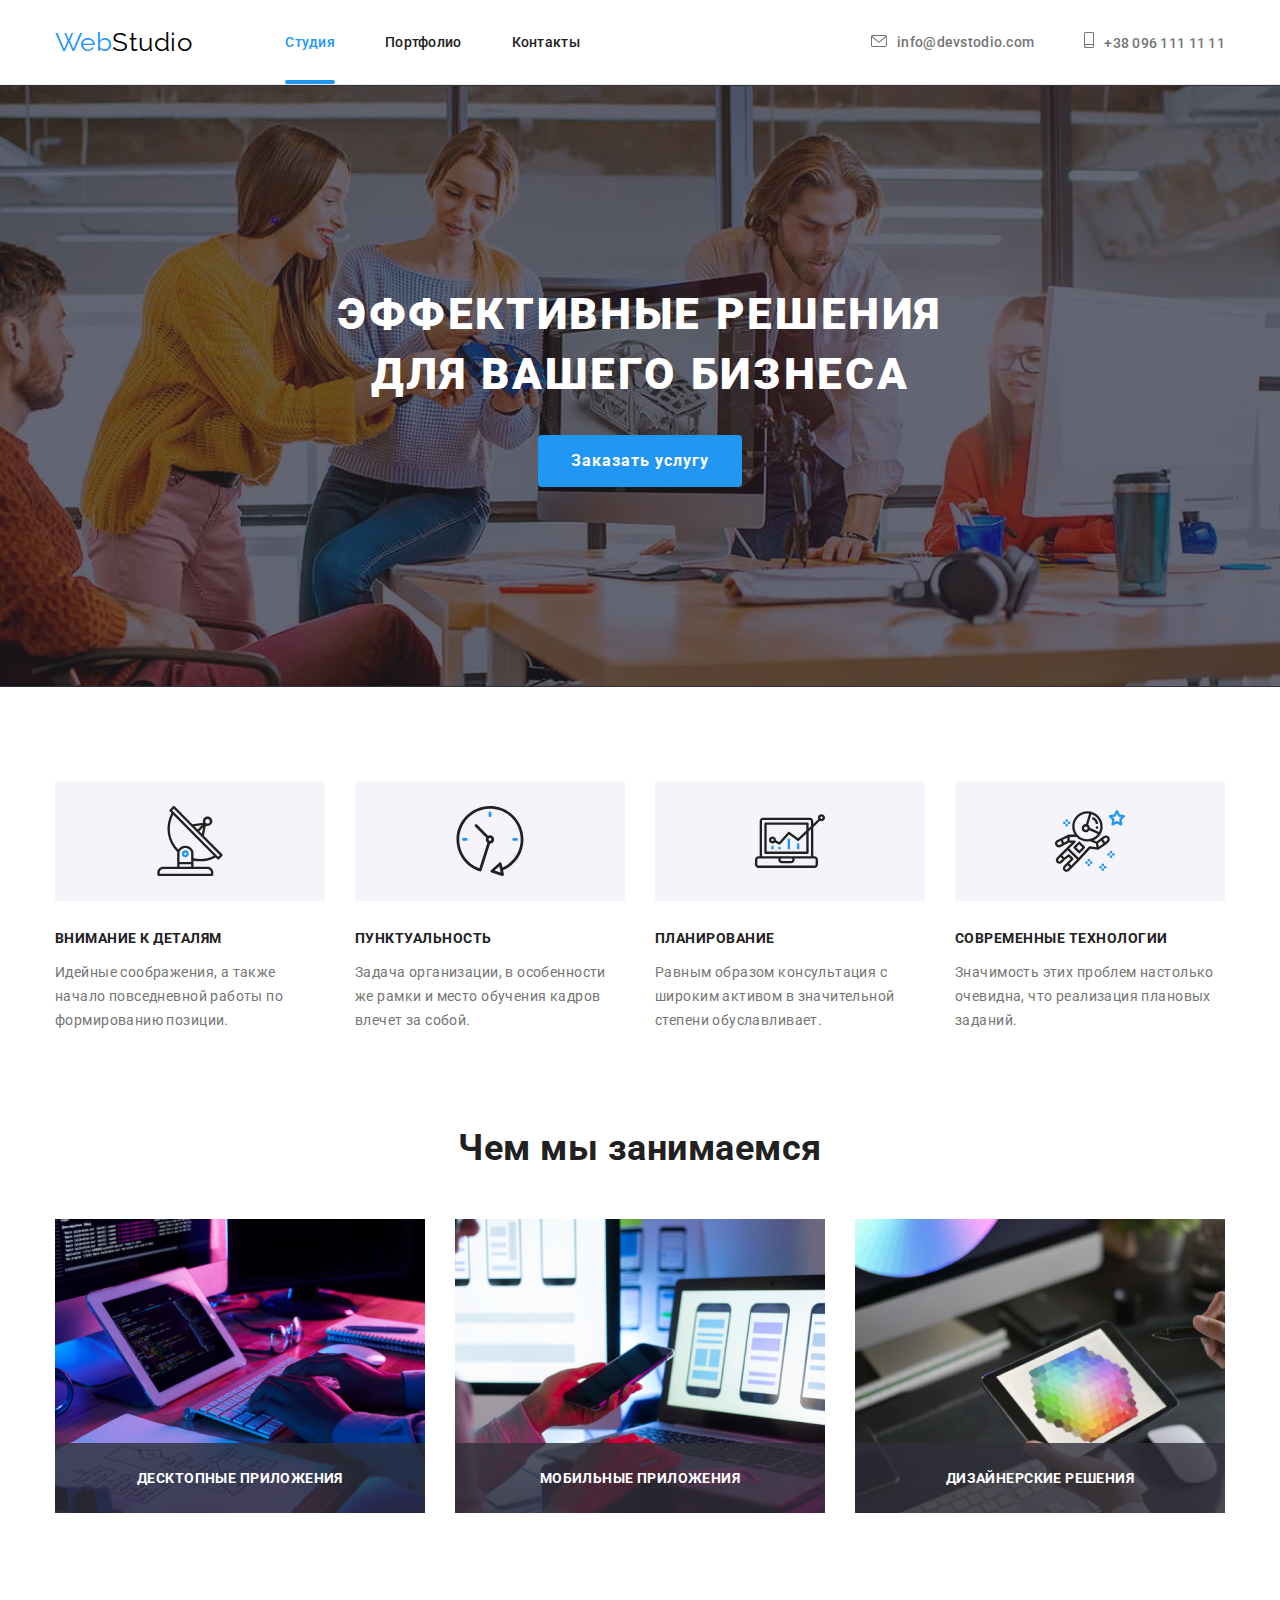
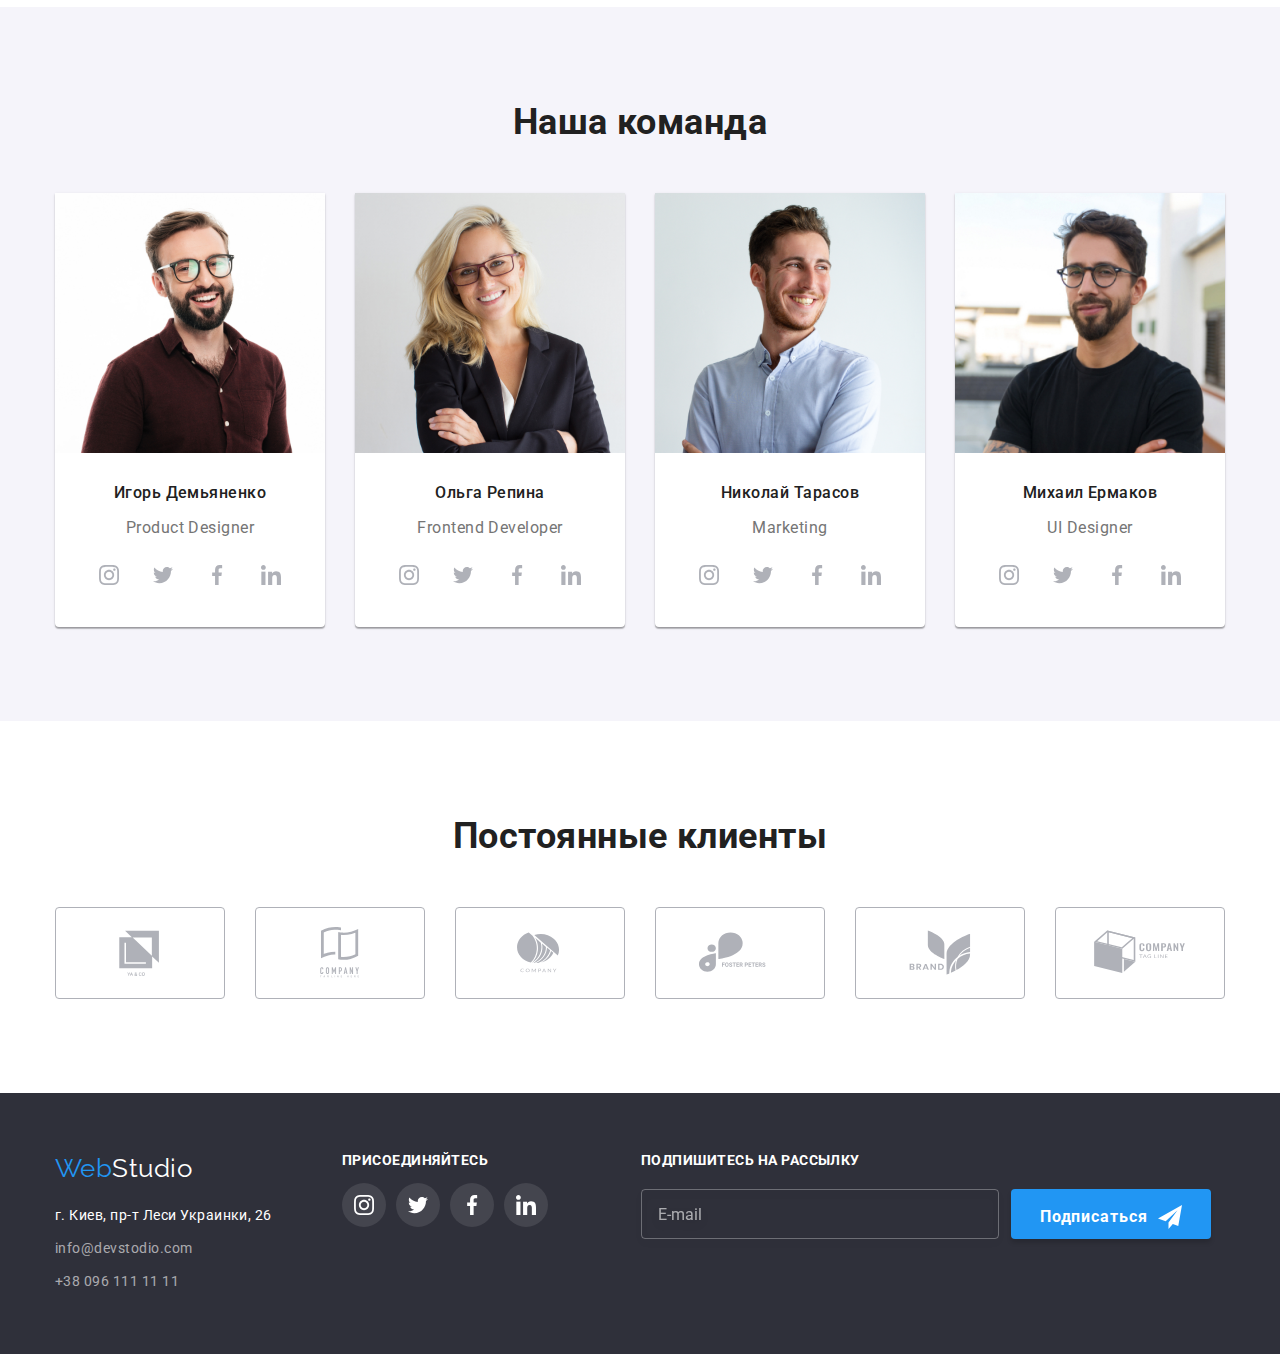
<file: index.html>
<!DOCTYPE html>
<html lang="ru">
  <head>
    <meta charset="UTF-8" />
    <meta name="viewport" content="width=device-width, initial-scale=1.0" />
    <title>Web Studio (Version 2.1)</title>
    <link href="https://fonts.googleapis.com/css2?family=Raleway:wght@700&family=Roboto:wght@400;500;700;900&display=swap"
      rel="stylesheet">
      <link rel="stylesheet" href="https://cdnjs.cloudflare.com/ajax/libs/modern-normalize/1.0.0/modern-normalize.min.css">
    <link rel="stylesheet" href="./css/main.min.css" />
  </head>

  <body>
    <header class="page-header">
      <div class="container page-header__container">
      <nav class="page-header__menu">
        <a href="" class="logo">
          <span class="logo__span">Web</span>Studio
        </a>
        
        <ul class="site-nav list">
          <li class="site-nav__link site-nav__item"><a class="site-nav__menu site-nav__menu--active" href="./index.html">Студия</a></li>
          <li class="site-nav__link site-nav__item"><a class="site-nav__menu" href="./portfolio.html">Портфолио</a></li>
          <li class="site-nav__link site-nav__item"><a class="site-nav__menu" href="">Контакты</a></li>
        </ul>
      </nav>

    <ul class="contacts list">
        <li class="site-nav__link contacts__mail">             
          <a class="contacts__link" href="malito:info@devstodio.com"><svg class="contacts__icon-envelope">
              <use href="./images/sprite.svg#icon-envelope"></use>
            </svg>info@devstodio.com</a>
               </li>
        <li class= "site-nav__link">          
                 <a class="contacts__link" href="tel:+380961111111"><svg class="contacts__icon-smartphone">
                  <use href="./images/sprite.svg#icon-smartphone"></use>
                </svg>+38 096 111 11 11</a></li>
      </ul>
    </div>
    </header>

    <main>      
        <section class="hero">
        <h1 class="hero__title">Эффективные решения для вашего бизнеса</h1>
        <button type="button" class="hero__button" data-modal-open>Заказать услугу</button>
      </section>
      

      <section class="section">
        <div class="container">
        <ul class="benefits card-set list ">
          <li class="benefits__item">
            <div class="benefits__icon-box">
            <img class="benefits__icon" src="./images/benefits/antenna.svg">
            </div>
            <h3 class="section__title1">Внимание к деталям</h3>
            <p class="benefits__desc">
              Идейные соображения, а также начало повседневной работы по
              формированию позиции.
            </p>
          </li>
          <li class="benefits__item">
            <div class="benefits__icon-box">
             <img class="benefits__icon" src="./images/benefits/clock.svg">
            </div>
            <h3 class="section__title1">Пунктуальность</h3>
            <p class="benefits__desc">
              Задача организации, в особенности же рамки и место обучения кадров
              влечет за собой.
            </p>
          </li>
          <li class="benefits__item">
            <div class="benefits__icon-box">
             <img class="benefits__icon" src="./images/benefits/diagram.svg">
            </div>
            <h3 class="section__title1">Планирование</h3>
            <p class="benefits__desc">
              Равным образом консультация с широким активом в значительной
              степени обуславливает.
            </p>
          </li>
          <li class="benefits__item">
            <div class="benefits__icon-box">
             <img class="benefits__icon" src="./images/benefits/astronaut.svg">
            </div>
            <h3 class="section__title1">Современные технологии</h3>
            <p class="benefits__desc">
              Значимость этих проблем настолько очевидна, что реализация
              плановых заданий.
            </p>
          </li>
        </ul>
      </div>
      </section>

      <section class="section about">
        <div class="container">
        <h2 class="section__title">Чем мы занимаемся</h2>
        <ul class="card-set list">
          
          <li class="about__item">
            <img
              src="./images/about/box1.jpg"
              alt="Набирает код"
              width="370"
              height="294"
            />
            <p class="about__label">Десктопные приложения</p>
          </li>
          
          
          
          <li class="about__item">            
            <img
              src="./images/about/box2.jpg"
              alt="Держит телефон"
              width="370"
              height="294"
            />
            <p class="about__label">Мобильные приложения</p>
          </li>
          

          
          <li class="about__item">
            <img
              src="./images/about/box3.jpg"
              alt="Планшет"
              width="370"
              height="294"
            />
            <p class="about__label">Дизайнерские решения</p>
          </li>
          
        </ul>
        </div>
      </section>

      
      <section class="section team">
        <div class="ourteam container">        
        <h2 class="ourteam__title">Наша команда</h2>
        <ul class="card-set list">
          <li class="ourteam__item">
            <img
              src="./images/ourteam/teamcard1.jpg"
              alt="И. Демьяненко"
              width="270"
              height="260"
            />
            <div class="ourteam__name-list"><h3 class="ourteam__name" >Игорь Демьяненко</h3>
            <p class="ourteam__position">Product Designer</p>
            
            <ul class="social-list list">
              <li class="social-list__item"> 
                <a href="" class="social-list__link">
                  <svg class="social-list__link-icon">
                    <use href="./images/sprite.svg#icon-instagram"></use>
                  </svg>
                </a>
             </li>

              <li class="social-list__item">
                <a href="" class="social-list__link">
                  <svg class="social-list__link-icon">
                    <use href="./images/sprite.svg#icon-twitter"></use>
                  </svg>
                </a>
              </li>

                <li class="social-list__item">
                  <a href="" class="social-list__link">
                    <svg class="social-list__link-icon">
                      <use href="./images/sprite.svg#icon-facebook"></use>
                    </svg>
                  </a>
                </li>

                  <li class="social-list__item">
                    <a href="" class="social-list__link">
                      <svg class="social-list__link-icon">
                        <use href="./images/sprite.svg#icon-linkedin"></use>
                      </svg>
                    </a>
                  </li>
            </ul>

            </div>
          </li>
          <li class="ourteam__item">
            <img
              src="./images/ourteam/teamcard2.jpg"
              alt="О. Репина"
              width="270"
              height="260"
            />
            <div class="ourteam__name-list"><h3 class="ourteam__name">Ольга Репина</h3>
            <p class="ourteam__position">Frontend Developer</p>
            <ul class="social-list list">
              <li class="social-list__item">
                <a href="" class="social-list__link">
                  <svg class="social-list__link-icon">
                    <use href="./images/sprite.svg#icon-instagram"></use>
                  </svg>
                </a>
              </li>
            
              <li class="social-list__item">
                <a href="" class="social-list__link">
                  <svg class="social-list__link-icon">
                    <use href="./images/sprite.svg#icon-twitter"></use>
                  </svg>
                </a>
              </li>
            
              <li class="social-list__item">
                <a href="" class="social-list__link">
                  <svg class="social-list__link-icon">
                    <use href="./images/sprite.svg#icon-facebook"></use>
                  </svg>
                </a>
              </li>
            
              <li class="social-list__item">
                <a href="" class="social-list__link">
                  <svg class="social-list__link-icon">
                    <use href="./images/sprite.svg#icon-linkedin"></use>
                  </svg>
                </a>
              </li>
            </ul>
            </div>
          </li>
          <li class="ourteam__item">
            <img
              src="./images/ourteam/teamcard3.jpg"
              alt="Н. Тарасов"
              width="270"
              height="260"
            />
            <div class="ourteam__name-list"><h3 class="ourteam__name">Николай Тарасов</h3>
            <p class="ourteam__position">Marketing</p>
            <ul class="social-list list">
              <li class="social-list__item">
                <a href="" class="social-list__link">
                  <svg class="social-list__link-icon">
                    <use href="./images/sprite.svg#icon-instagram"></use>
                  </svg>
                </a>
              </li>
            
              <li class="social-list__item">
                <a href="" class="social-list__link">
                  <svg class="social-list__link-icon">
                    <use href="./images/sprite.svg#icon-twitter"></use>
                  </svg>
                </a>
              </li>
            
              <li class="social-list__item">
                <a href="" class="social-list__link">
                  <svg class="social-list__link-icon">
                    <use href="./images/sprite.svg#icon-facebook"></use>
                  </svg>
                </a>
              </li>
            
              <li class="social-list__item">
                <a href="" class="social-list__link">
                  <svg class="social-list__link-icon">
                    <use href="./images/sprite.svg#icon-linkedin"></use>
                  </svg>
                </a>
              </li>
            </ul>
            </div>
          </li>
          <li class="ourteam__item">
            <img src="./images/ourteam/teamcard4.jpg" alt="М. Ермаков" width="270" />
            <div class="ourteam__name-list"><h3 class="ourteam__name">Михаил Ермаков</h3>
            <p class="ourteam__position">UI Designer</p>
            <ul class="social-list list">
              <li class="social-list__item">
                <a href="" class="social-list__link">
                  <svg class="social-list__link-icon">
                    <use href="./images/sprite.svg#icon-instagram"></use>
                  </svg>
                </a>
              </li>
            
              <li class="social-list__item">
                <a href="" class="social-list__link">
                  <svg class="social-list__link-icon">
                    <use href="./images/sprite.svg#icon-twitter"></use>
                  </svg>
                </a>
              </li>
            
              <li class="social-list__item">
                <a href="" class="social-list__link">
                  <svg class="social-list__link-icon">
                    <use href="./images/sprite.svg#icon-facebook"></use>
                  </svg>
                </a>
              </li>
            
              <li class="social-list__item">
                <a href="" class="social-list__link">
                  <svg class="social-list__link-icon">
                    <use href="./images/sprite.svg#icon-linkedin"></use>
                  </svg>
                </a>
              </li>
            </ul>
            </div>
          </li>
        </ul>
      </div>
      </section>

      <section class="section clients">
        <div class="container">
          <h2 class="section__title">Постоянные клиенты</h2>
          
          <div class="clients__logo">
              <a href="" class="link clients__link">
                <svg class="clients__cards">
                  <use href="./images/sprite.svg#icon-logo"></use>
                </svg>
              </a>
            
              <a href="" class="link clients__link">
                <svg class="clients__cards">
                  <use href="./images/sprite.svg#icon-logo-1"></use>
                </svg>
              </a>

              <a href="" class="link clients__link">
                <svg class="clients__cards">
                  <use href="./images/sprite.svg#icon-logo-2"></use>
                </svg>
              </a>

              <a href="" class="link clients__link">
                <svg class="clients__cards">
                  <use href="./images/sprite.svg#icon-logo-3"></use>
                </svg>
              </a>

              <a href="" class="link clients__link">
                <svg class="clients__cards">
                  <use href="./images/sprite.svg#icon-logo-4"></use>
                </svg>
              </a>

              <a href="" class="link clients__link">
                <svg class="clients__cards">
                  <use href="./images/sprite.svg#icon-logo-5"></use>
                </svg>
              </a>
          </div>
        </div>
      </section>
    
    </main>

    <footer class="page-footer">
      <div class="container page-footer__container">     
       
        <div class="page-footer__wrapper">     
        <a href="" class="page-footer__logo">
        <span class="logo__span">Web</span>Studio
    </a>
      <address class="page-footer__list">
        <a href="https://goo.gl/maps/frjreKLphZ5ABXnr6" target="_blank" class="page-footer__contacts page-footer__map">г. Киев, пр-т Леси Украинки, 26</a> 
        <a href="mailto:info@devstodio.com" class="page-footer__contacts page-footer__mail" >info@devstodio.com</a> 
        <a href="tel:+380961111111" class="page-footer__contacts page-footer__tel">+38 096 111 11 11</a>
      </address>  
      </div>

      <div class="join">
        <h3 class="section__title1 join__title">Присоединяйтесь</h3>

        <ul class="social-list list">
          <li class="social-list__item">
            <a href="" class="social-list__link social-list__link--dark">
              <svg class="social-list__link-icon social-list__link--dark-icon">
                <use href="./images/sprite.svg#icon-instagram"></use>
              </svg>
            </a>
          </li>
        
          <li class="social-list__item">
            <a href="" class="social-list__link social-list__link--dark">
              <svg class="social-list__link-icon social-list__link--dark-icon">
                <use href="./images/sprite.svg#icon-twitter"></use>
              </svg>
            </a>
          </li>
        
          <li class="social-list__item">
            <a href="" class="social-list__link social-list__link--dark">
              <svg class="social-list__link-icon social-list__link--dark-icon">
                <use href="./images/sprite.svg#icon-facebook"></use>
              </svg>
            </a>
          </li>
        
          <li class="social-list__item">
            <a href="" class="social-list__link social-list__link--dark">
              <svg class="social-list__link-icon social-list__link--dark-icon">
                <use href="./images/sprite.svg#icon-linkedin"></use>
              </svg>
            </a>
          </li>
        </ul>
      </div>

    <div class="sign">
      <form action="#" class="sign-form">
        <p class="sign-form__title">Подпишитесь на рассылку</p>
          
         <div class="sign-form__wrapper"> 
        <input type="email" name="user-email" class="sign-form__input" placeholder="E-mail" required minlength="2">

        <button type="submit" class="sign-form__btn"><span class="sign-form__btn-wrapper">Подписаться
        <svg class="sign-form__icon">
          <use href="./images/sprite.svg#icon-send"></use>
        </svg>
        </span>
        </button>   
        </div> 
      </form>

    </div>
    </div>  
  </footer>

<div class="backdrop is-hidden" data-modal>
  <div class="modal">
    <button type="button" class="modal__close-btn" data-modal-close>
      <svg class="modal__close-icon">
        <use href="./images/sprite.svg#icon-closeblack"></use>
      </svg>
    </button>

    <form action="#" class="modal-form">
      <p class="modal-form__title">Оставьте свои данные, мы вам перезвоним</p>
      
      <label class="modal-form__field">
        Имя
        <span class="modal-form__input-wrapper">
        <input type="text" name="user-name" class="modal-form__input" required
                            minlength="2">
        <svg class="modal-form__icon">
          <use href="./images/sprite.svg#icon-person-black"></use>
        </svg>
        </span>
      </label>

        <label class="modal-form__field">
          Телефон
          <span class="modal-form__input-wrapper">
          <input type="tel" name="user-tel" class="modal-form__input" pattern="[0-9]{3}-[0-9]{3}-[0-9]{2}-[0-9]{2}" title="096-999-99-99" required>
          <svg class="modal-form__icon">
            <use href="./images/sprite.svg#icon-phone-black"></use>
          </svg>
          </span>         
        </label>

        <label class="modal-form__field">
          Почта
          <span class="modal-form__input-wrapper">
          <input type="email" name="user-mail" class="modal-form__input" required>
          <svg class="modal-form__icon">
            <use href="./images/sprite.svg#icon-email-black"></use>
          </svg>
          </span>
        </label>

        <label class="modal-form__field"> 
          Комментарий
          <textarea name="user-comment" class="modal-form__comment" placeholder="Введите текст"></textarea>
        </label>

        <input type="checkbox" name="user-policy" class="modal-form__check modal-form__check--visually-hidden visually-hidden" id="user-policy" required>
        <label for="user-policy" class="modal-form__checkbox-desc">Соглашаюсь с рассылкой и принимаю <a href="" class="modal-form__checkbox-link">Условия договора</a></label>

        <button type="submit" class="modal-form__btn">Отправить</button>
 
    </form>
  </div>
</div>

  <script src="./js/modal.js"></script>

  </body>
</html>
</file>
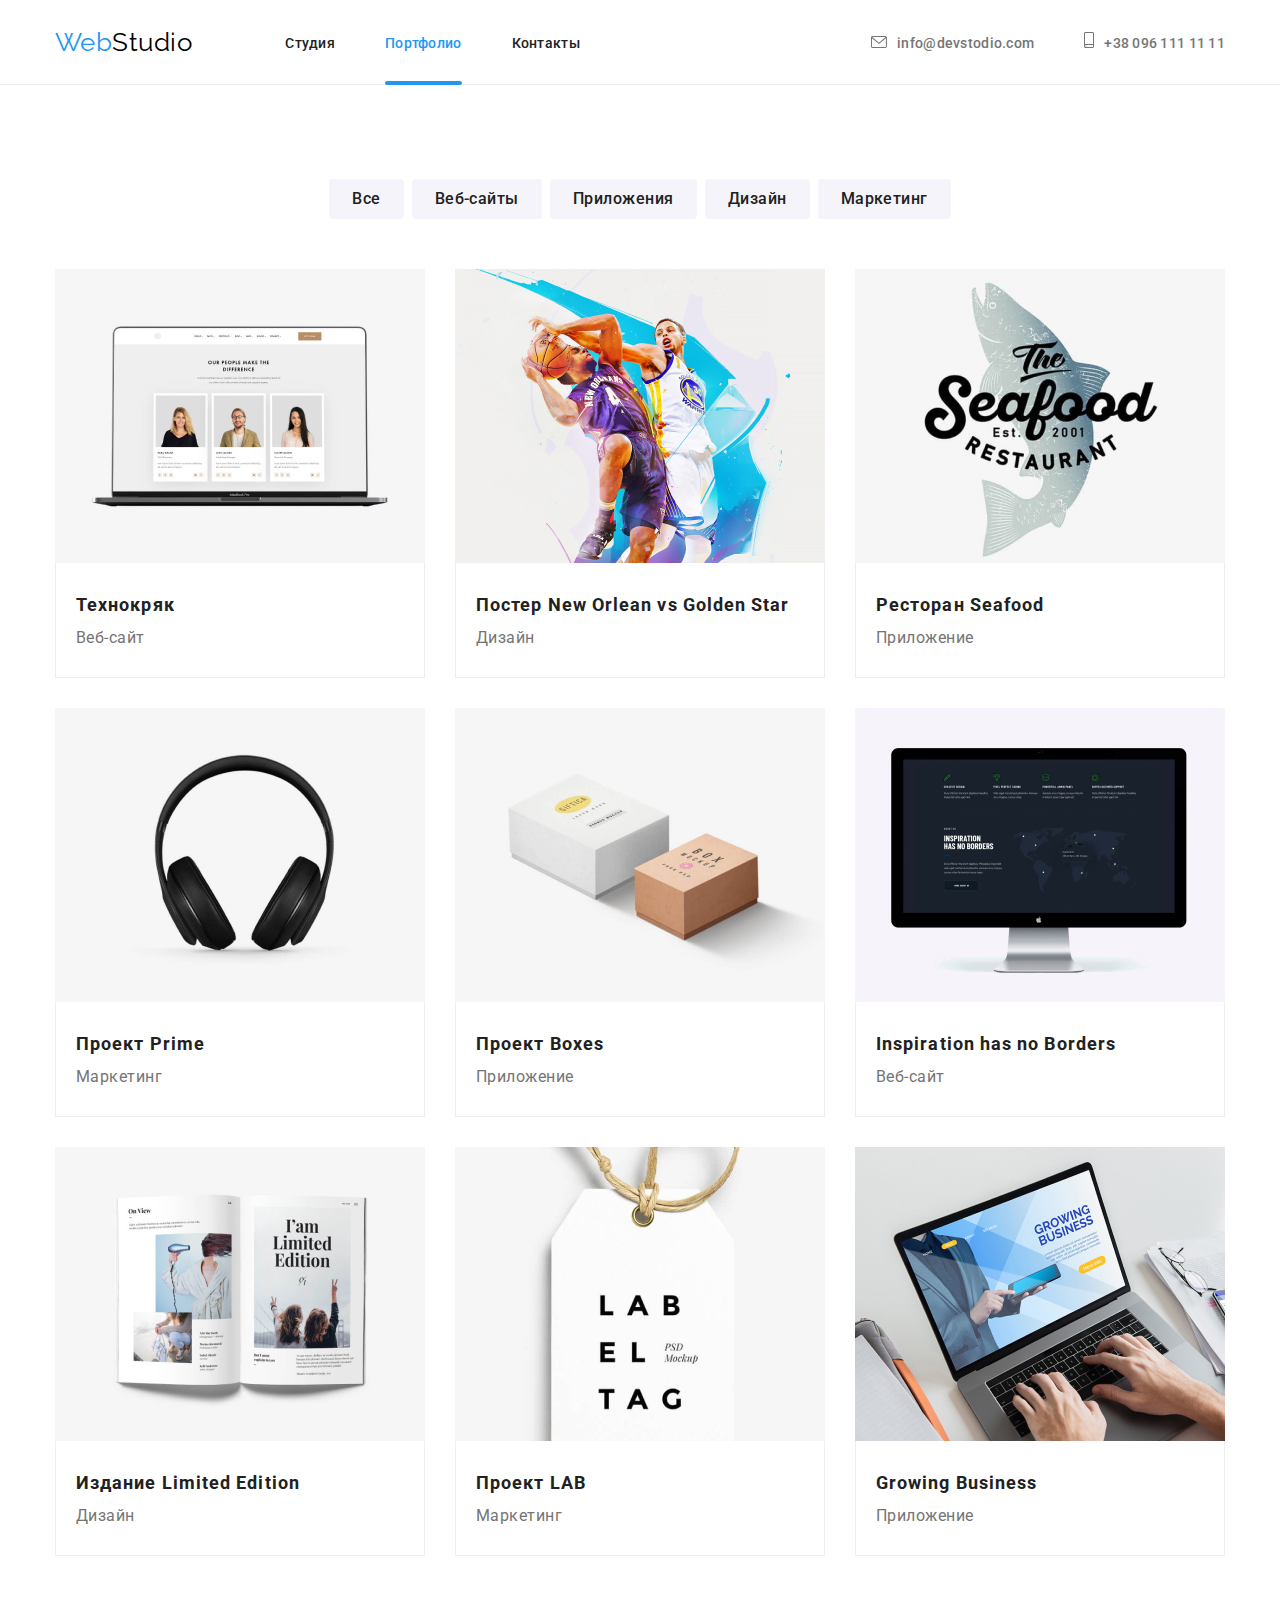
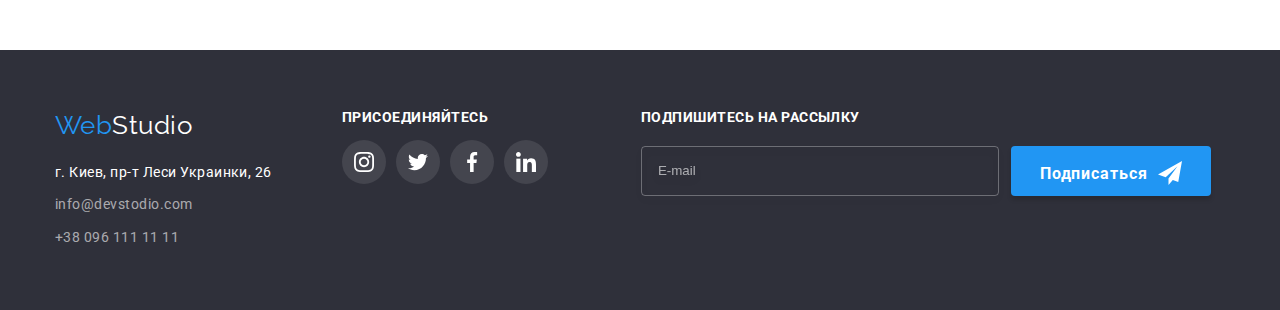
<file: portfolio.html>
<!DOCTYPE html>
<html lang="ru">

<head>
    <meta charset="UTF-8" />
    <meta name="viewport" content="width=device-width, initial-scale=1.0" />
    <title>Web Studio (Version 2.1)</title>
    <link href="https://fonts.googleapis.com/css2?family=Raleway:wght@700&family=Roboto:wght@400;500;700;900&display=swap"
        rel="stylesheet">
    <link rel="stylesheet" href="./css/main.min.css">
</head>

<body>
<header class="page-header">
    <div class="container page-header__container">
        <nav class="page-header__menu">
            <a href="" class="logo">
                <span class="logo__span">Web</span>Studio
            </a>

            <ul class="site-nav list">
                <li class="site-nav__link site-nav__item"><a class="site-nav__menu"
                        href="./index.html">Студия</a></li>
                <li class="site-nav__link site-nav__item"><a class="site-nav__menu site-nav__menu--active"
                        href="./portfolio.html">Портфолио</a></li>
                <li class="site-nav__link site-nav__item"><a class="site-nav__menu" href="">Контакты</a></li>
            </ul>
        </nav>

        <ul class="contacts list">
            <li class="site-nav__link contacts__mail">
                <a class="contacts__link" href="malito:info@devstodio.com"><svg class="contacts__icon-envelope">
                        <use href="./images/sprite.svg#icon-envelope"></use>
                    </svg>info@devstodio.com</a>
            </li>
            <li class="site-nav__link">
                <a class="contacts__link" href="tel:+380961111111"><svg class="contacts__icon-smartphone">
                        <use href="./images/sprite.svg#icon-smartphone"></use>
                    </svg>+38 096 111 11 11</a>
            </li>
        </ul>
    </div>
</header>
<main>

   
    <section class="section portfolio">
    <div class="portfopio__container container">
    <ul class="portfolio__filter list">
            <li class="portfolio__btnitem"><button type="button" class="portfolio__btn">Все</button></li>
            <li class="portfolio__btnitem"><button type="button" class="portfolio__btn">Веб-сайты</button></li>
            <li class="portfolio__btnitem"><button type="button" class="portfolio__btn">Приложения</button></li>
            <li class="portfolio__btnitem"><button type="button" class="portfolio__btn">Дизайн</button></li>
            <li class="portfolio__btnitem"><button type="button" class="portfolio__btn">Маркетинг</button></li>
        </ul>        
         
           <ul class="examples card-set">
            <li class="examples__item">
                <a href="" class="examples__wrapper-list link">

                <div class="examples__wrapper">
                <img src="./images/examples/img1.jpg" alt="Технокряк" width="370" height="294">
            <p class="examples__overlay">Технокряк это современная площадка распространения коронавируса. Компании используют эту платформу для цифрового
            шпионажа и атак на защищённые сервера конкурентов.</p>
            </div>
            </a>

                <div class="examples__text"><h3 class="examples__title">Технокряк</h3>
             <p class="examples__disc">Веб-сайт</p>
             </div>
            </li>

            <li class="examples__item"><a class="link" href=""><img src="./images/examples/img2.jpg" alt="Постер" width="370" height="294">
                    <div class="examples__text"><h3 class="examples__title">Постер New Orlean vs Golden Star</h3>
                    <p class="examples__disc">Дизайн</p>
                    </div>
            </a></li>
            <li class="examples__item"><a class="link" href=""><img src="./images/examples/img3.jpg" alt="Ресторан" width="370" height="294">
                    <div class="examples__text"><h3 class="examples__title">Ресторан Seafood</h3>
                    <p class="examples__disc">Приложение</p>
                    </div>
            </a></li>
            <li class="examples__item"><a class="link" href=""><img src="./images/examples/img4.jpg" alt="Проект Prime" width="370" height="294">
                    <div class="examples__text"><h3 class="examples__title">Проект Prime</h3>
                    <p class="examples__disc">Маркетинг</p>
                    </div>
            </a></li>
            <li class="examples__item"><a class="link" href=""><img src="./images/examples/img5.jpg" alt="Проект Boxes" width="370" height="294">
                    <div class="examples__text"><h3 class="examples__title">Проект Boxes</h3>
                    <p class="examples__disc">Приложение</p>
                    </div>
            </a></li>
            <li class="examples__item"><a class="link" href=""><img src="./images/examples/img6.jpg" alt="Inspiration has no Borders" width="370" height="294">
                    <div class="examples__text"><h3 class="examples__title">Inspiration has no Borders</h3>
                    <p class="examples__disc">Веб-сайт</p>
                    </div>
            </a></li>
            <li class="examples__item"><a class="link" href=""><img src="./images/examples/img7.jpg" alt="Издание Limited Edition" width="370" height="294">
                    <div class="examples__text"><h3 class="examples__title">Издание Limited Edition</h3>
                    <p class="examples__disc">Дизайн</p>
                    </div>
            </a></li>
            <li class="examples__item"><a class="link" href=""><img src="./images/examples/img8.jpg" alt="Проект LAB" width="370" height="294">
                    <div class="examples__text"><h3 class="examples__title">Проект LAB</h3>
                    <p class="examples__disc">Маркетинг</p>
                    </div>
            </a></li>
            <li class="examples__item"><a class="link" href=""><img src="./images/examples/img9.jpg" alt="Growing Business" width="370" height="294">
                    <div class="examples__text"><h3 class="examples__title">Growing Business</h3>
                    <p class="examples__disc">Приложение</p>
                    </div>
            </a></li>
        </ul>
        </div>
    </section>
</main>

<footer class="page-footer">
    <div class="container page-footer__container">

        <div class="page-footer__wrapper">
            <a href="" class="page-footer__logo">
                <span class="logo__span">Web</span>Studio
            </a>
            <address class="page-footer__list">
                <a href="https://goo.gl/maps/frjreKLphZ5ABXnr6" target="_blank"
                    class="page-footer__contacts page-footer__map">г. Киев, пр-т Леси Украинки, 26</a>
                <a href="mailto:info@devstodio.com"
                    class="page-footer__contacts page-footer__mail">info@devstodio.com</a>
                <a href="tel:+380961111111" class="page-footer__contacts page-footer__tel">+38 096 111 11 11</a>
            </address>
        </div>

        <div class="join">
            <h3 class="section__title1 join__title">Присоединяйтесь</h3>

            <ul class="social-list list">
                <li class="social-list__item">
                    <a href="" class="social-list__link social-list__link--dark">
                        <svg class="social-list__link-icon social-list__link--dark-icon">
                            <use href="./images/sprite.svg#icon-instagram"></use>
                        </svg>
                    </a>
                </li>

                <li class="social-list__item">
                    <a href="" class="social-list__link social-list__link--dark">
                        <svg class="social-list__link-icon social-list__link--dark-icon">
                            <use href="./images/sprite.svg#icon-twitter"></use>
                        </svg>
                    </a>
                </li>

                <li class="social-list__item">
                    <a href="" class="social-list__link social-list__link--dark">
                        <svg class="social-list__link-icon social-list__link--dark-icon">
                            <use href="./images/sprite.svg#icon-facebook"></use>
                        </svg>
                    </a>
                </li>

                <li class="social-list__item">
                    <a href="" class="social-list__link social-list__link--dark">
                        <svg class="social-list__link-icon social-list__link--dark-icon">
                            <use href="./images/sprite.svg#icon-linkedin"></use>
                        </svg>
                    </a>
                </li>
            </ul>
        </div>

        <div class="sign">
            <form action="#" class="sign-form">
                <p class="sign-form__title">Подпишитесь на рассылку</p>

                <div class="sign-form__wrapper">
                    <input type="email" name="user-email" class="sign-form__input" placeholder="E-mail" required
                        minlength="2">

                    <button type="submit" class="sign-form__btn"><span class="sign-form__btn-wrapper">Подписаться
                            <svg class="sign-form__icon">
                                <use href="./images/sprite.svg#icon-send"></use>
                            </svg>
                        </span>
                    </button>
                </div>
            </form>

        </div>
    </div>
</footer>
  </body>
</html>
</file>
<file: css/main.min.css>
:root{--primary-text-color: #757575;--title-text-color: #212121;--accent-color: #2196f3;--white-color-text: #ffffff;--primary-bg: #ffffff;--secondary-bg: #f5f4fa;--dark-bg: #2f303a}.visually-hidden{position:absolute !important;clip:rect(1px 1px 1px 1px);clip:rect(1px, 1px, 1px, 1px);padding:0 !important;border:0 !important;height:1px !important;width:1px !important;overflow:hidden}html{box-sizing:border-box}*,*::after,*::before{box-sizing:inherit}h1,h2,h3,h4,h5,h6,p{margin-top:0}p{margin-bottom:20px}p:last-child{margin-bottom:0}ul,ol{margin-top:0;margin-bottom:0;padding-left:0}img{display:block;max-width:100%;height:auto}body{background-color:var(--primary-bg);color:var(--title-text-color);font-family:"Roboto", sans-serif;letter-spacing:0.03em;text-decoration:none;margin:0}.link{text-decoration:none}.list{list-style:none;padding:0;margin:0}.section{color:var(--primary-text-color);padding-bottom:94px;padding-top:94px}.container{margin-left:auto;margin-right:auto;width:1200px;padding-left:15px;padding-right:15px}.card-set{display:flex;flex-wrap:wrap;margin-left:-30px;margin-top:-30px;padding:0;list-style:none}.logo{display:inline-block;margin-right:93px;padding-top:24px;padding-bottom:24px;color:#000000;font-family:"Raleway", sans-serif;font-size:26px;line-height:1.19;text-decoration:none}.logo__span{color:var(--accent-color)}.social-list__link{display:flex;justify-content:center;align-items:center;width:44px;height:44px;border-radius:50%;background-color:#ffffff;transition:background-color 250ms cubic-bezier(0.4, 0, 0.2, 1)}.social-list__link:hover,.social-list__link:focus{background-color:var(--accent-color)}.social-list__link-icon{width:20px;height:20px;fill:#afb1b8}.social-list__link-icon:focus,.social-list__link-icon:hover{fill:var(--white-color-text)}.social-list{display:flex;justify-content:center}.social-list__item{width:44px;height:44px}.social-list__item:not(:last-child){margin-right:10px}.social-list__link--dark{background:rgba(255,255,255,0.1);transition:background-color 250ms cubic-bezier(0.4, 0, 0.2, 1)}.social-list__link--dark-icon{fill:#ffffff}.sign{margin-left:93px}.sign-form__title{color:var(--white-color-text);font-weight:700;font-size:14px;line-height:1.14;text-transform:uppercase}.sign-form__wrapper{display:flex;align-items:center;justify-content:center}.sign-form__input{width:358px;height:50px;background-color:transparent;border:1px solid rgba(255,255,255,0.3);box-sizing:border-box;filter:drop-shadow(0px 4px 4px rgba(0,0,0,0.15));border-radius:4px;padding-left:16px;color:rgba(255,255,255,0.6);cursor:pointer;transition:border-color 250ms cubic-bezier(0.4, 0, 0.2, 1)}.sign-form__input::placeholder{color:rgba(255,255,255,0.6)}.sign-form__input:focus{outline:none;border-color:var(--accent-color)}.sign-form__btn{width:200px;height:50px;background:var(--accent-color);box-shadow:0px 4px 4px rgba(0,0,0,0.15);border-radius:4px;border-color:transparent;cursor:pointer;margin-left:12px}.sign-form__btn-wrapper{font-family:"Roboto";font-weight:bold;font-size:16px;line-height:1.87;letter-spacing:0.06em;color:#ffffff;padding:10px;display:flex;align-items:center;justify-content:center}.sign-form__icon{width:24px;height:24px;fill:#ffffff;margin-left:10px}.backdrop{position:fixed;top:0;left:0;z-index:100;width:100vw;height:100vh;background:rgba(0,0,0,0.2);transition:opacity 250ms cubic-bezier(0.4, 0, 0.2, 1),visibility 250ms cubic-bezier(0.4, 0, 0.2, 1)}.modal{position:absolute;top:50%;left:50%;transform:translate(-50%, -50%);width:528px;min-height:581px;padding:40px;background:#ffffff;box-shadow:0px 1px 3px rgba(0,0,0,0.12),0px 1px 1px rgba(0,0,0,0.14),0px 2px 1px rgba(0,0,0,0.2);border-radius:4px}.modal__close-btn{position:absolute;top:8px;right:8px;width:30px;height:30px;border-radius:50%;border:1px solid rgba(0,0,0,0.1);background-color:transparent;cursor:pointer;padding:0;filter:drop-shadow(0px 4px 4px rgba(0,0,0,0.25));display:flex;align-items:center;justify-content:center}.modal__close-icon{width:18px;height:18px;transition:fill 250ms cubic-bezier(0.4, 0, 0.2, 1)}.modal__close-icon:hover,.modal__close-icon:focus{fill:var(--accent-color)}.is-hidden{opacity:0;visibility:hidden;pointer-events:none}.modal-form{display:flex;flex-direction:column}.modal-form__title{font-weight:bold;font-size:20px;line-height:23px;text-align:center;letter-spacing:0.03em;margin-bottom:12px;color:#212121}.modal-form__field{font-size:12px;line-height:14px;letter-spacing:0.01em;color:#757575}.modal-form__input-wrapper{position:relative;display:block;margin-top:4px;margin-bottom:10px}.modal-form__input{width:100%;height:40px;padding-left:42px;border:1px solid rgba(33,33,33,0.2);box-sizing:border-box;filter:drop-shadow(0px 4px 4px rgba(0,0,0,0.25)),drop-shadow(0px 4px 4px rgba(0,0,0,0.25));border-radius:4px;transition:border-color 250ms cubic-bezier(0.4, 0, 0.2, 1);cursor:pointer}.modal-form__input:focus{outline:none;border-color:var(--accent-color)}.modal-form__icon{position:absolute;top:50%;left:12px;transform:translateY(-50%);width:18px;height:18px;transition:fill 250ms cubic-bezier(0.4, 0, 0.2, 1)}.modal-form__input:focus+.modal-form__icon{fill:var(--accent-color)}.modal-form__comment{width:100%;min-width:448px;height:120px;margin-top:6px;padding:15px;border:1px solid rgba(33,33,33,0.2);border-radius:4px;resize:none;margin-bottom:20px;transition:border-color 250ms cubic-bezier(0.4, 0, 0.2, 1);cursor:pointer}.modal-form__comment::placeholder{font-size:14px;line-height:16px;letter-spacing:0.01em;color:rgba(117,117,117,0.5)}.modal-form__comment:focus{outline:none;border-color:var(--accent-color)}.modal-form__checkbox-desc{font-size:14px;line-height:1.71;letter-spacing:0.03em;color:#757575}.modal-form__checkbox-desc::before{display:inline-block;vertical-align:middle;content:"";width:16px;height:15px;border:1.5px solid #212121;cursor:pointer;margin-right:7px;border-radius:2px}.modal-form__check:checked+.modal-form__checkbox-desc::before{background-image:url(../images/iconcheck.svg);border:var(--accent-color)}.modal-form__check:focus+.modal-form__checkbox-desc::before{border-color:#2196f3}.modal-form__checkbox-link{color:var(--accent-color)}.modal-form__btn{align-self:center;width:200px;height:50px;padding:10px 55px;font-weight:bold;margin-top:30px;cursor:pointer;font-size:16px;line-height:1.87;letter-spacing:0.06em;background:var(--accent-color);border-color:transparent;box-shadow:0px 4px 4px rgba(0,0,0,0.15);border-radius:4px;color:var(--white-color-text);transition:background-color 250ms cubic-bezier(0.4, 0, 0.2, 1)}.modal-form__btn:hover,.modal-form__btn:focus{background-color:var(--accent-color);color:#ffffff}.section__title1{color:var(--title-text-color);font-weight:700;font-size:14px;line-height:1.14;text-transform:uppercase}.section__title{color:var(--title-text-color);font-weight:700;font-size:36px;line-height:1.17;text-align:center;margin-bottom:50px}.page-header{background-color:var(--white-color-text);border-bottom:1px solid #ececec}.page-header__container{display:flex;align-items:center}.page-header__menu{display:flex;align-items:center}.site-nav{display:flex}.site-nav .site-nav__menu--active{color:var(--accent-color);position:relative}.site-nav__menu{color:var(--title-text-color);font-style:normal;font-weight:500;font-size:14px;line-height:1.14;letter-spacing:0.02em;text-decoration:none;transition:color 250ms cubic-bezier(0.4, 0, 0.2, 1)}.site-nav__menu:hover,.site-nav__menu:focus{color:var(--accent-color)}.site-nav__link{padding-top:32px;padding-bottom:32px;position:relative}.site-nav__item:not(:last-child){margin-right:50px}.site-nav__menu--active::after{content:"";display:block;position:absolute;width:100%;height:4px;left:0;bottom:-34px;background:var(--accent-color);border-radius:2px}.contacts{display:flex;align-items:center;margin-left:auto}.contacts__mail{margin-right:50px}.contacts__link{color:var(--primary-text-color);font-weight:500;font-size:14px;line-height:1.14;letter-spacing:0.02em;text-decoration:none;transition:color 250ms cubic-bezier(0.4, 0, 0.2, 1)}.contacts__link:hover,.contacts__link:focus{color:var(--accent-color)}.contacts__icon-smartphone{margin-right:10px;width:10px;height:16px;fill:currentColor}.contacts__icon-envelope{margin-right:10px;width:16px;height:12px;fill:currentColor}.hero{background-color:var(--dark-bg);background-image:linear-gradient(0deg, rgba(47,48,58,0.4), rgba(47,48,58,0.4)),url(../images/imgbghero.jpg);background-repeat:no-repeat;background-position:center;color:var(--white-color-text);font-weight:900;font-size:44px;line-height:1.36;text-align:center;letter-spacing:0.06em;text-transform:uppercase;padding-top:200px;padding-bottom:200px}.hero__title{font-weight:900;font-size:44px;line-height:1.36;display:inline-flex;margin-top:0px;margin-bottom:30px;width:696px;letter-spacing:0.06em}.hero__button{color:var(--white-color-text);background-color:var(--accent-color);font-family:inherit;font-weight:700;font-size:16px;line-height:1.87;display:block;margin:0 auto;align-items:center;text-align:center;letter-spacing:0.06em;cursor:pointer;border:1px solid transparent;border-radius:4px;padding:10px 32px}.benefits__icon-box{display:flex;align-items:center;justify-content:center;width:270px;height:120px;background-color:#f5f4fa;margin-bottom:30px}.benefits__icon{width:70px;height:70px}.benefits__item{margin-left:30px;margin-top:30px;flex-basis:calc((100% - 120px) / 4)}.benefits__desc{font-family:"Roboto";font-size:14px;line-height:1.71;margin-bottom:0;letter-spacing:0.03em}.about__item{flex-basis:calc((100% - 90px) / 3);position:relative;margin-left:30px;margin-top:30px}.about__label{display:flex;align-items:center;justify-content:center;width:100%;height:70px;background:rgba(47,48,58,0.8);bottom:0;position:absolute;font-family:"Roboto";font-style:normal;font-weight:bold;font-size:14px;line-height:16px;text-align:center;letter-spacing:0.03em;text-transform:uppercase;color:var(--white-color-text)}.about{padding-top:0}.ourteam__item{margin-left:30px;margin-top:30px;flex-basis:calc((100% - 120px) / 4);background-color:#fff;box-shadow:0px 1px 3px rgba(0,0,0,0.12),0px 1px 1px rgba(0,0,0,0.14),0px 2px 1px rgba(0,0,0,0.2);border-radius:0px 0px 4px 4px}.ourteam__title{color:var(--title-text-color);font-weight:700;font-size:36px;line-height:1.17;text-align:center;margin-bottom:50px}.team{background-color:var(--secondary-bg)}.ourteam__name{color:var(--title-text-color);font-weight:500;font-size:16px;line-height:1.19;text-align:center}.ourteam__position{font-size:16px;line-height:1.19;text-align:center;margin-bottom:16px}.ourteam__name-list{padding-top:30px;padding-bottom:30px}.clients__logo{display:flex;justify-content:space-between}.clients__cards{display:flex;width:170px;height:92px;align-items:center;border:1px solid #afb1b8;box-sizing:border-box;border-radius:4px;fill:#afb1b8;padding:16px 32px;transition:border-color 250ms cubic-bezier(0.4, 0, 0.2, 1),fill 250ms cubic-bezier(0.4, 0, 0.2, 1)}.clients__link:hover .clients__cards,.clients__link:focus .clients__cards{fill:var(--accent-color);border:1px solid var(--accent-color)}.page-footer{background-color:var(--dark-bg);color:var(--white-color-text);padding-top:60px;padding-bottom:60px}.page-footer__logo{display:inline-block;margin-bottom:20px;color:var(--white-color-text);font-family:"Raleway", sans-serif;font-size:26px;line-height:1.19;text-decoration:none}.page-footer__container{display:flex}.page-footer__list{margin-right:70px}.page-footer__map{color:#ffffff}.page-footer__contacts{font-size:14px;line-height:1.71;text-decoration:none;font-style:normal;list-style:none;display:block}.page-footer__tel{color:rgba(255,255,255,0.6)}.page-footer__mail{margin-bottom:9px;margin-top:9px;color:rgba(255,255,255,0.6)}.join__title{color:var(--white-color-text)}.portfolio__btnitem:not(:last-child){margin-right:8px}.portfolio__filter{list-style:none;margin-bottom:50px;display:flex;justify-content:center}.portfolio__btn{padding:6px 22px;font-family:Roboto;font-style:normal;color:var(--title-text-color);background-color:var(--secondary-bg);font-weight:500;font-size:16px;line-height:1.62;text-align:center;letter-spacing:0.03em;border-radius:4px;border:1px solid transparent;cursor:pointer;transition:background-color 250ms cubic-bezier(0.4, 0, 0.2, 1),filter 250ms cubic-bezier(0.4, 0, 0.2, 1)}.portfolio__btn:hover,.portfolio__btn:focus{color:var(--white-color-text);background-color:var(--accent-color);filter:drop-shadow(0px 4px 4px rgba(0,0,0,0.25))}.examples__item{margin-left:30px;margin-top:30px;flex-basis:calc((100% - 90px) / 3);transition:filter 250ms cubic-bezier(0.4, 0, 0.2, 1)}.examples__item:hover,.examples__item:focus{filter:drop-shadow(0px 4px 4px rgba(0,0,0,0.25))}.examples__text{padding:24px 20px;background:#ffffff;border:1px solid #eeeeee;box-sizing:border-box;border-top:none}.examples__title{color:var(--title-text-color);font-weight:700;font-size:18px;line-height:2;letter-spacing:0.06em;margin:0}.examples__disc{color:var(--primary-text-color);font-size:16px;line-height:1.87}.examples__wrapper{position:relative;overflow:hidden}.examples__overlay{position:absolute;top:0;left:0;width:100%;height:100%;overflow:auto;padding:63px 24px;font-size:18px;line-height:1.56;letter-spacing:0.03em;transform:translateY(100%);transition:transform 250ms linear;color:#ffffff;background:rgba(33,150,243,0.9)}.examples__wrapper-list:hover .examples__overlay,.examples__wrapper-list:focus .examples__overlay{transform:translateY(0%)}
/*# sourceMappingURL=main.min.css.map */
</file>
